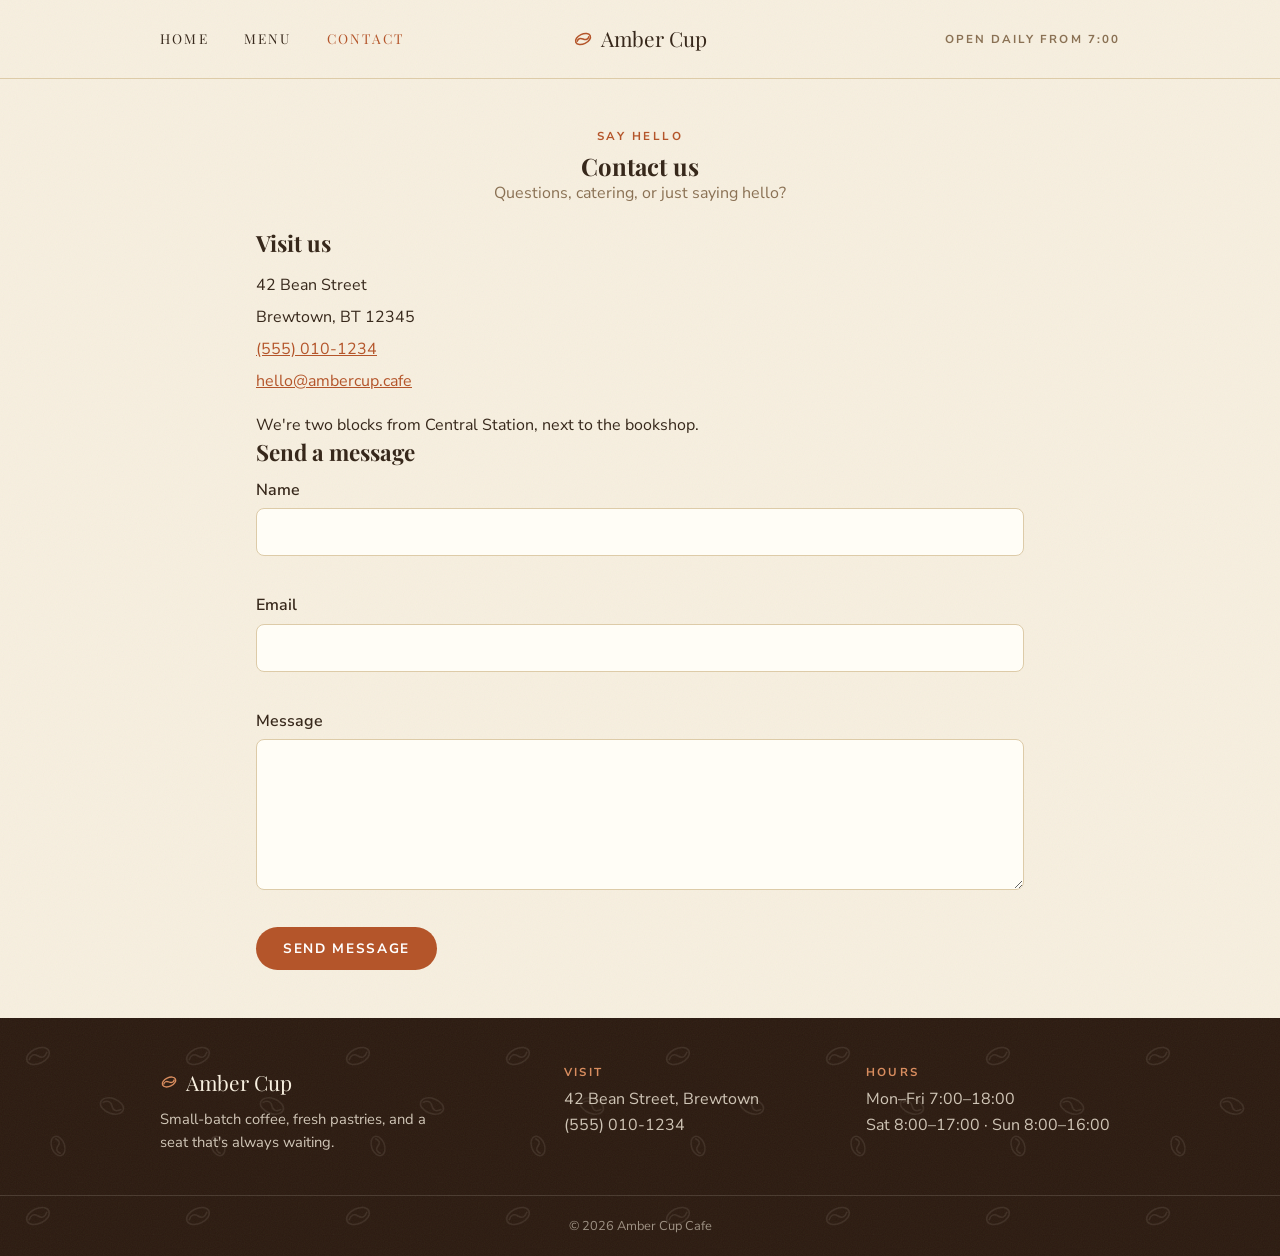
<file: contact.html>
<!DOCTYPE html>
<html lang="en">
<head>
  <meta charset="UTF-8">
  <meta name="viewport" content="width=device-width, initial-scale=1.0">
  <title>Contact | Amber Cup Cafe</title>

  <link rel="preconnect" href="https://fonts.googleapis.com">
  <link rel="preconnect" href="https://fonts.gstatic.com" crossorigin>
  <link href="https://fonts.googleapis.com/css2?family=Nunito+Sans:wght@400;600;700&family=Playfair+Display:wght@500;700&display=swap" rel="stylesheet">

  <link rel="stylesheet" href="css/style.css">
</head>
<body>

  <div class="frame">

    <header class="site-header">
      <nav class="nav container" aria-label="Main navigation">
        <ul id="nav-menu" class="nav-menu">
          <li><a href="index.html">Home</a></li>
          <li><a href="menu.html">Menu</a></li>
          <li><a href="contact.html" class="active" aria-current="page">Contact</a></li>
        </ul>
        <a href="index.html" class="brand">
          <svg class="brand-mark" viewBox="0 0 24 24" width="20" height="20" aria-hidden="true">
            <g fill="none" stroke="currentColor" stroke-width="1.8" transform="rotate(-25 12 12)">
              <ellipse cx="12" cy="12" rx="9.5" ry="5.8"/>
              <path d="M4 12 Q 8 7.5 12 12 Q 16 16.5 20 12"/>
            </g>
          </svg>
          Amber Cup
        </a>
        <p class="nav-note">Open daily from 7:00</p>
        <button class="nav-toggle" aria-expanded="false" aria-controls="nav-menu">
          <span class="bar"></span>
          <span class="bar"></span>
          <span class="bar"></span>
          <span class="sr-only">Toggle navigation</span>
        </button>
      </nav>
    </header>

    <main class="container narrow">

      <section class="page-intro">
        <p class="eyebrow">Say hello</p>
        <h1>Contact us</h1>
        <p class="intro-note">Questions, catering, or just saying hello?</p>
      </section>

      <div class="contact-grid">

        <section class="contact-details">
          <h2>Visit us</h2>
          <address>
            42 Bean Street<br>
            Brewtown, BT 12345<br>
            <a href="tel:+15550101234">(555) 010-1234</a><br>
            <a href="mailto:hello@ambercup.cafe">hello@ambercup.cafe</a>
          </address>
          <p>We're two blocks from Central Station, next to the bookshop.</p>
        </section>

        <section class="contact-form-section">
          <h2>Send a message</h2>

          <!-- novalidate: we handle validation ourselves in js/script.js -->
          <form id="contact-form" novalidate>
            <div class="form-group">
              <label for="name">Name</label>
              <input type="text" id="name" name="name" autocomplete="name">
              <small class="error-message" aria-live="polite"></small>
            </div>

            <div class="form-group">
              <label for="email">Email</label>
              <input type="email" id="email" name="email" autocomplete="email">
              <small class="error-message" aria-live="polite"></small>
            </div>

            <div class="form-group">
              <label for="message">Message</label>
              <textarea id="message" name="message" rows="5"></textarea>
              <small class="error-message" aria-live="polite"></small>
            </div>

            <button type="submit" class="btn">Send Message</button>
          </form>

          <!-- Hidden until js/script.js "sends" the form -->
          <div id="form-success" class="form-success" hidden>
            <h2>Message sent!</h2>
            <p>Thanks for reaching out &mdash; we'll get back to you within a day or two.</p>
          </div>
        </section>

      </div>

    </main>

    <footer class="site-footer">
      <div class="container footer-grid">
        <div>
          <p class="footer-brand">
            <svg class="brand-mark" viewBox="0 0 24 24" width="18" height="18" aria-hidden="true">
              <g fill="none" stroke="currentColor" stroke-width="1.8" transform="rotate(-25 12 12)">
                <ellipse cx="12" cy="12" rx="9.5" ry="5.8"/>
                <path d="M4 12 Q 8 7.5 12 12 Q 16 16.5 20 12"/>
              </g>
            </svg>
            Amber Cup
          </p>
          <p class="footer-blurb">Small-batch coffee, fresh pastries, and a seat that's always waiting.</p>
        </div>
        <div>
          <h2>Visit</h2>
          <p>42 Bean Street, Brewtown<br>
          (555) 010-1234</p>
        </div>
        <div>
          <h2>Hours</h2>
          <p>Mon&ndash;Fri 7:00&ndash;18:00<br>
          Sat 8:00&ndash;17:00 &middot; Sun 8:00&ndash;16:00</p>
        </div>
      </div>
      <p class="footer-copy">&copy; 2026 Amber Cup Cafe</p>
    </footer>

  </div>

  <script src="js/script.js"></script>
</body>
</html>
</file>
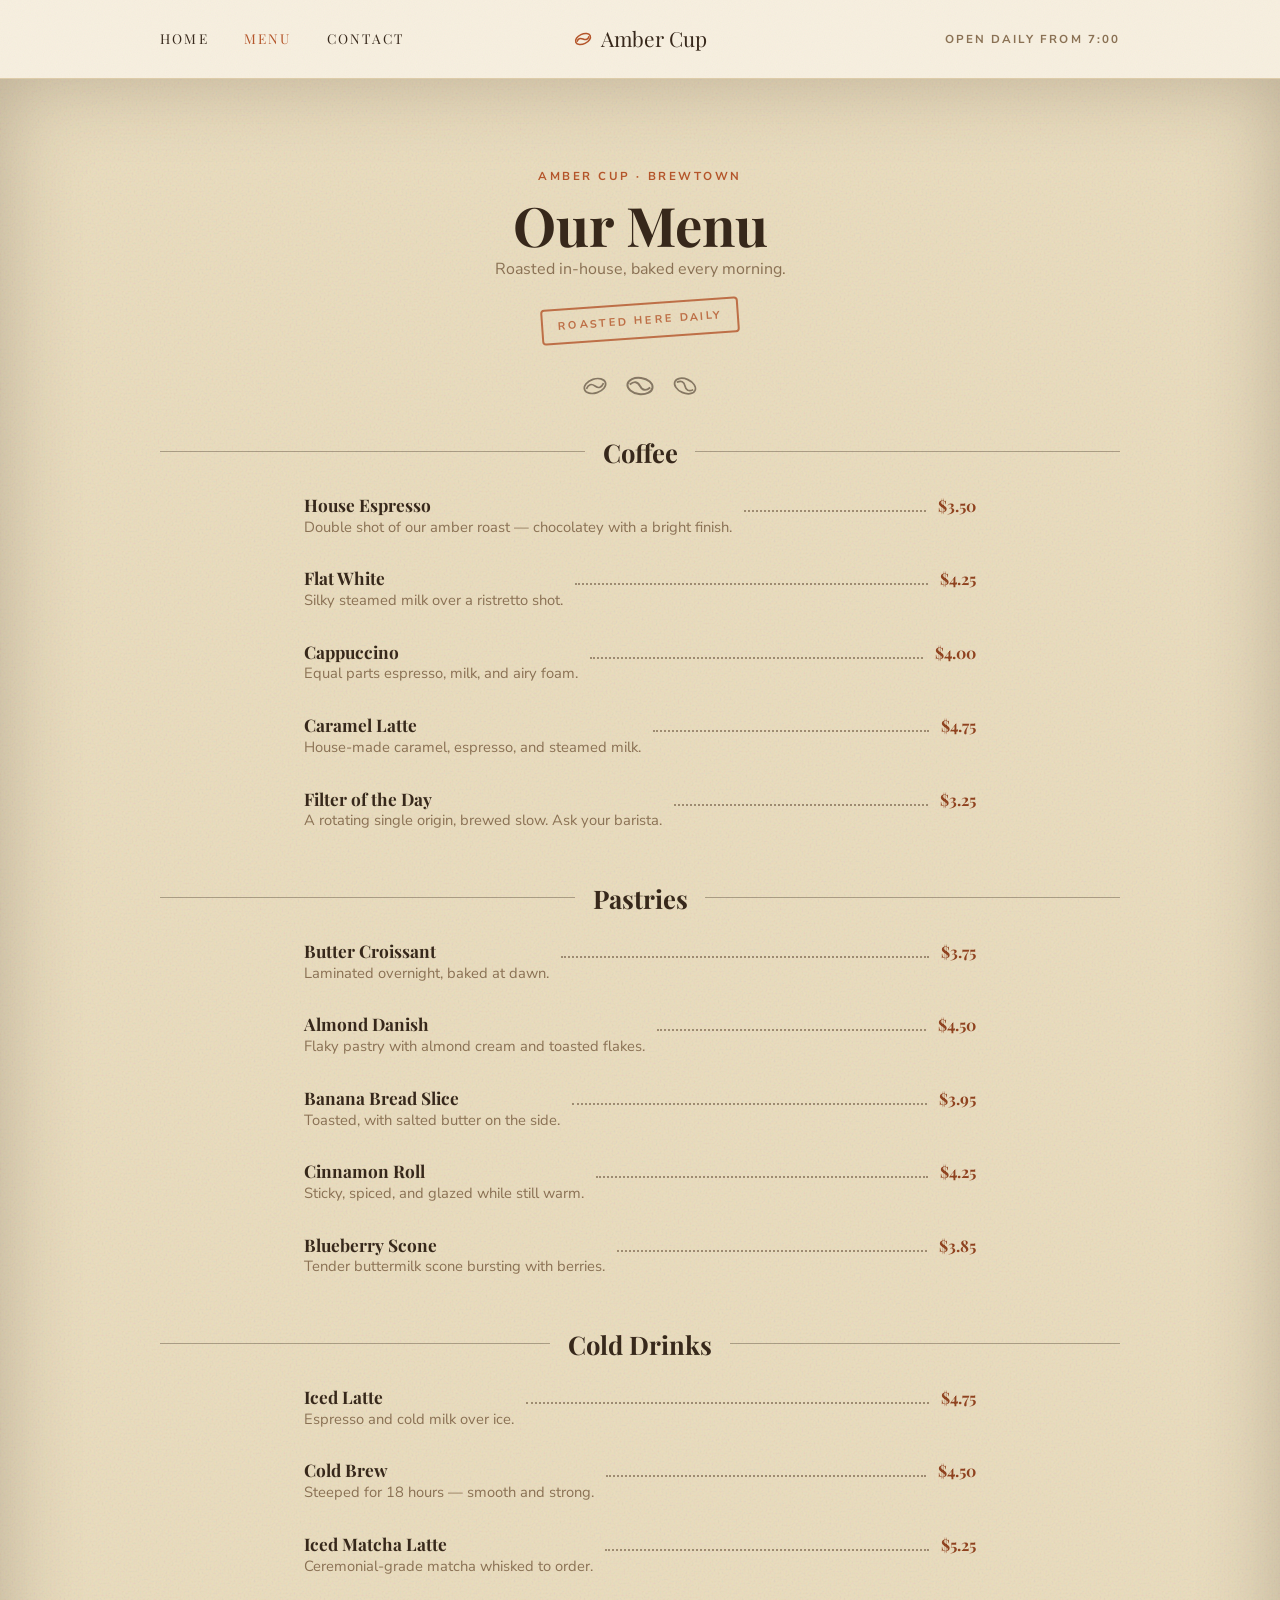
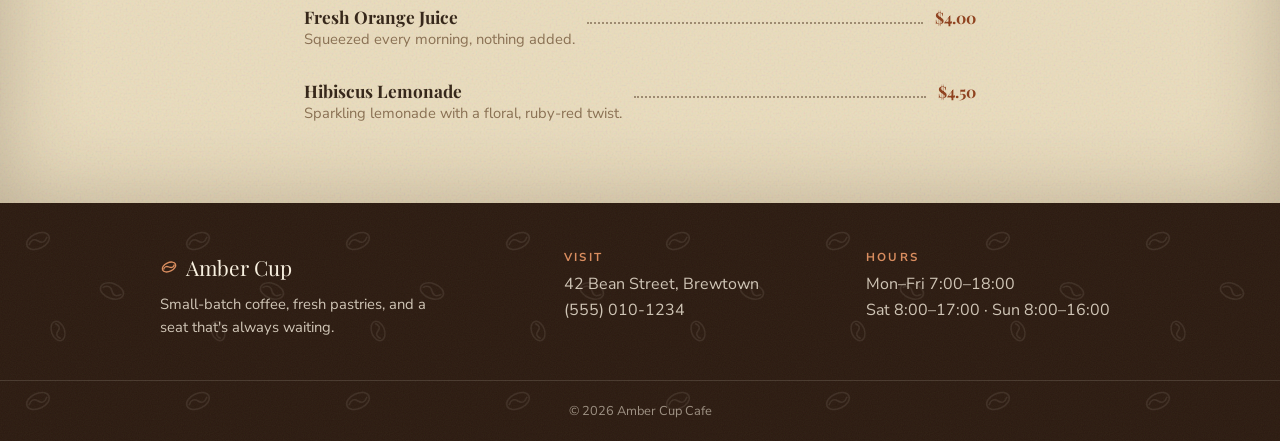
<file: menu.html>
<!DOCTYPE html>
<html lang="en">
<head>
  <meta charset="UTF-8">
  <meta name="viewport" content="width=device-width, initial-scale=1.0">
  <title>Menu | Amber Cup Cafe</title>

  <link rel="preconnect" href="https://fonts.googleapis.com">
  <link rel="preconnect" href="https://fonts.gstatic.com" crossorigin>
  <link href="https://fonts.googleapis.com/css2?family=Nunito+Sans:wght@400;600;700&family=Playfair+Display:wght@500;700&display=swap" rel="stylesheet">

  <link rel="stylesheet" href="css/style.css">
</head>
<body>

  <div class="frame">

    <header class="site-header">
      <nav class="nav container" aria-label="Main navigation">
        <ul id="nav-menu" class="nav-menu">
          <li><a href="index.html">Home</a></li>
          <li><a href="menu.html" class="active" aria-current="page">Menu</a></li>
          <li><a href="contact.html">Contact</a></li>
        </ul>
        <a href="index.html" class="brand">
          <svg class="brand-mark" viewBox="0 0 24 24" width="20" height="20" aria-hidden="true">
            <g fill="none" stroke="currentColor" stroke-width="1.8" transform="rotate(-25 12 12)">
              <ellipse cx="12" cy="12" rx="9.5" ry="5.8"/>
              <path d="M4 12 Q 8 7.5 12 12 Q 16 16.5 20 12"/>
            </g>
          </svg>
          Amber Cup
        </a>
        <p class="nav-note">Open daily from 7:00</p>
        <button class="nav-toggle" aria-expanded="false" aria-controls="nav-menu">
          <span class="bar"></span>
          <span class="bar"></span>
          <span class="bar"></span>
          <span class="sr-only">Toggle navigation</span>
        </button>
      </nav>
    </header>

    <!-- Kraft-paper sheet with a rough grain texture -->
    <main class="paper">
      <div class="container">

        <section class="page-intro">
          <p class="eyebrow">Amber Cup &middot; Brewtown</p>
          <h1>Our Menu</h1>
          <p class="intro-note">Roasted in-house, baked every morning.</p>
          <p class="stamp" aria-hidden="true">Roasted here daily</p>
        </section>

        <div class="bean-divider" aria-hidden="true"></div>

        <section class="menu-category">
          <h2>Coffee</h2>
          <ul class="menu-list">
            <li class="menu-item">
              <div class="menu-item-info">
                <h3>House Espresso</h3>
                <p>Double shot of our amber roast &mdash; chocolatey with a bright finish.</p>
              </div>
              <span class="price">$3.50</span>
            </li>
            <li class="menu-item">
              <div class="menu-item-info">
                <h3>Flat White</h3>
                <p>Silky steamed milk over a ristretto shot.</p>
              </div>
              <span class="price">$4.25</span>
            </li>
            <li class="menu-item">
              <div class="menu-item-info">
                <h3>Cappuccino</h3>
                <p>Equal parts espresso, milk, and airy foam.</p>
              </div>
              <span class="price">$4.00</span>
            </li>
            <li class="menu-item">
              <div class="menu-item-info">
                <h3>Caramel Latte</h3>
                <p>House-made caramel, espresso, and steamed milk.</p>
              </div>
              <span class="price">$4.75</span>
            </li>
            <li class="menu-item">
              <div class="menu-item-info">
                <h3>Filter of the Day</h3>
                <p>A rotating single origin, brewed slow. Ask your barista.</p>
              </div>
              <span class="price">$3.25</span>
            </li>
          </ul>
        </section>

        <section class="menu-category">
          <h2>Pastries</h2>
          <ul class="menu-list">
            <li class="menu-item">
              <div class="menu-item-info">
                <h3>Butter Croissant</h3>
                <p>Laminated overnight, baked at dawn.</p>
              </div>
              <span class="price">$3.75</span>
            </li>
            <li class="menu-item">
              <div class="menu-item-info">
                <h3>Almond Danish</h3>
                <p>Flaky pastry with almond cream and toasted flakes.</p>
              </div>
              <span class="price">$4.50</span>
            </li>
            <li class="menu-item">
              <div class="menu-item-info">
                <h3>Banana Bread Slice</h3>
                <p>Toasted, with salted butter on the side.</p>
              </div>
              <span class="price">$3.95</span>
            </li>
            <li class="menu-item">
              <div class="menu-item-info">
                <h3>Cinnamon Roll</h3>
                <p>Sticky, spiced, and glazed while still warm.</p>
              </div>
              <span class="price">$4.25</span>
            </li>
            <li class="menu-item">
              <div class="menu-item-info">
                <h3>Blueberry Scone</h3>
                <p>Tender buttermilk scone bursting with berries.</p>
              </div>
              <span class="price">$3.85</span>
            </li>
          </ul>
        </section>

        <section class="menu-category">
          <h2>Cold Drinks</h2>
          <ul class="menu-list">
            <li class="menu-item">
              <div class="menu-item-info">
                <h3>Iced Latte</h3>
                <p>Espresso and cold milk over ice.</p>
              </div>
              <span class="price">$4.75</span>
            </li>
            <li class="menu-item">
              <div class="menu-item-info">
                <h3>Cold Brew</h3>
                <p>Steeped for 18 hours &mdash; smooth and strong.</p>
              </div>
              <span class="price">$4.50</span>
            </li>
            <li class="menu-item">
              <div class="menu-item-info">
                <h3>Iced Matcha Latte</h3>
                <p>Ceremonial-grade matcha whisked to order.</p>
              </div>
              <span class="price">$5.25</span>
            </li>
            <li class="menu-item">
              <div class="menu-item-info">
                <h3>Fresh Orange Juice</h3>
                <p>Squeezed every morning, nothing added.</p>
              </div>
              <span class="price">$4.00</span>
            </li>
            <li class="menu-item">
              <div class="menu-item-info">
                <h3>Hibiscus Lemonade</h3>
                <p>Sparkling lemonade with a floral, ruby-red twist.</p>
              </div>
              <span class="price">$4.50</span>
            </li>
          </ul>
        </section>

      </div>
    </main>

    <footer class="site-footer">
      <div class="container footer-grid">
        <div>
          <p class="footer-brand">
            <svg class="brand-mark" viewBox="0 0 24 24" width="18" height="18" aria-hidden="true">
              <g fill="none" stroke="currentColor" stroke-width="1.8" transform="rotate(-25 12 12)">
                <ellipse cx="12" cy="12" rx="9.5" ry="5.8"/>
                <path d="M4 12 Q 8 7.5 12 12 Q 16 16.5 20 12"/>
              </g>
            </svg>
            Amber Cup
          </p>
          <p class="footer-blurb">Small-batch coffee, fresh pastries, and a seat that's always waiting.</p>
        </div>
        <div>
          <h2>Visit</h2>
          <p>42 Bean Street, Brewtown<br>
          (555) 010-1234</p>
        </div>
        <div>
          <h2>Hours</h2>
          <p>Mon&ndash;Fri 7:00&ndash;18:00<br>
          Sat 8:00&ndash;17:00 &middot; Sun 8:00&ndash;16:00</p>
        </div>
      </div>
      <p class="footer-copy">&copy; 2026 Amber Cup Cafe</p>
    </footer>

  </div>

  <script src="js/script.js"></script>
</body>
</html>
</file>
<file: css/style.css>
/* ============================================================
   Amber Cup — global stylesheet
   Style: warm minimalist boutique roastery.

   Layout idea: a full-bleed cream page with an espresso-brown
   footer band. All textures are inline SVG data URIs, so the
   site still works offline (only fonts + placeholder photos
   need internet).

   Mobile-first: base styles target small screens; the @media
   block at the bottom widens the layout for tablets/desktops.
   ============================================================ */

/* --- Design tokens ------------------------------------------ */
:root {
  --frame: #2b1a0f;          /* deep espresso frame + footer */
  --cream: #f7efdf;          /* main surface */
  --cream-soft: #f0e5cd;     /* alternating bands */
  --kraft: #eadcbc;          /* menu-page paper */
  --ink: #37281b;            /* body text */
  --muted: #8a7154;
  --accent: #b4552a;         /* terracotta */
  --accent-dark: #8f421f;
  --line: #ddcba8;
  --error: #a63a22;

  /* Liquid-glass header */
  --spring: cubic-bezier(0.34, 1.56, 0.64, 1); /* overshoots slightly, like an iOS spring */
  --glass-bg: rgba(247, 239, 223, 0.6);
  --glass-edge: rgba(255, 255, 255, 0.6);

  --font-heading: "Playfair Display", Georgia, serif;
  --font-body: "Nunito Sans", Arial, sans-serif;

  /* Fine grain, laid over every cream/brown surface */
  --tex-grain: url("data:image/svg+xml,%3Csvg xmlns='http://www.w3.org/2000/svg' width='180' height='180'%3E%3Cfilter id='n'%3E%3CfeTurbulence type='fractalNoise' baseFrequency='0.85' numOctaves='2' stitchTiles='stitch'/%3E%3C/filter%3E%3Crect width='180' height='180' filter='url(%23n)' opacity='0.055'/%3E%3C/svg%3E");

  /* Rougher grain for the kraft-paper menu */
  --tex-grain-rough: url("data:image/svg+xml,%3Csvg xmlns='http://www.w3.org/2000/svg' width='260' height='260'%3E%3Cfilter id='r'%3E%3CfeTurbulence type='fractalNoise' baseFrequency='0.5' numOctaves='3' stitchTiles='stitch'/%3E%3C/filter%3E%3Crect width='260' height='260' filter='url(%23r)' opacity='0.16'/%3E%3C/svg%3E");

  /* Row of three beans — section divider */
  --tex-beans-row: url("data:image/svg+xml,%3Csvg xmlns='http://www.w3.org/2000/svg' width='140' height='30' viewBox='0 0 140 30'%3E%3Cg fill='none' stroke='%2337281b' stroke-width='1.7' opacity='0.55'%3E%3Cg transform='translate(25 15) rotate(-18)'%3E%3Cellipse rx='11' ry='7'/%3E%3Cpath d='M-9 0 Q -4 -5.5 0 0 Q 4 5.5 9 0'/%3E%3C/g%3E%3Cg transform='translate(70 15) rotate(8) scale(1.15)'%3E%3Cellipse rx='11' ry='7'/%3E%3Cpath d='M-9 0 Q -4 -5.5 0 0 Q 4 5.5 9 0'/%3E%3C/g%3E%3Cg transform='translate(115 15) rotate(24)'%3E%3Cellipse rx='11' ry='7'/%3E%3Cpath d='M-9 0 Q -4 -5.5 0 0 Q 4 5.5 9 0'/%3E%3C/g%3E%3C/g%3E%3C/svg%3E");

  /* Scattered beans — footer wallpaper */
  --tex-beans-scatter: url("data:image/svg+xml,%3Csvg xmlns='http://www.w3.org/2000/svg' width='160' height='160' viewBox='0 0 160 160'%3E%3Cg fill='none' stroke='%23f7efdf' stroke-width='1.5' opacity='0.09'%3E%3Cg transform='translate(38 38) rotate(-25)'%3E%3Cellipse rx='12' ry='7.5'/%3E%3Cpath d='M-10 0 Q -4 -6 0 0 Q 4 6 10 0'/%3E%3C/g%3E%3Cg transform='translate(112 88) rotate(20)'%3E%3Cellipse rx='12' ry='7.5'/%3E%3Cpath d='M-10 0 Q -4 -6 0 0 Q 4 6 10 0'/%3E%3C/g%3E%3Cg transform='translate(58 128) rotate(70)'%3E%3Cellipse rx='10' ry='6.5'/%3E%3Cpath d='M-8 0 Q -3 -5 0 0 Q 3 5 8 0'/%3E%3C/g%3E%3C/g%3E%3C/svg%3E");
}

/* --- Reset / base -------------------------------------------- */
*,
*::before,
*::after {
  box-sizing: border-box;
  margin: 0;
}

body {
  font-family: var(--font-body);
  color: var(--ink);
  background-color: var(--frame);
  background-image: var(--tex-grain);
  line-height: 1.6;
}

h1, h2, h3 {
  font-family: var(--font-heading);
  font-weight: 700;
  line-height: 1.2;
}

img { max-width: 100%; }

::selection {
  background-color: var(--accent);
  color: #fff;
}

[hidden] { display: none !important; }

.container {
  width: min(100% - 2.5rem, 60rem);
  margin-inline: auto;
}

.narrow { width: min(100% - 2.5rem, 48rem); }

/* Small uppercase label used above headings */
.eyebrow {
  font-size: 0.72rem;
  font-weight: 700;
  letter-spacing: 0.22em;
  text-transform: uppercase;
  color: var(--accent);
  margin-bottom: 0.4rem;
}

.sr-only {
  position: absolute;
  width: 1px;
  height: 1px;
  overflow: hidden;
  clip: rect(0 0 0 0);
  white-space: nowrap;
}

/* --- The cream page panel ------------------------------------- */
.frame {
  background-color: var(--cream);
  background-image: var(--tex-grain);
}

/* --- Header / navigation -------------------------------------- */
.site-header {
  border-bottom: 1px solid var(--line);
  position: sticky;
  top: 0;
  z-index: 10;
  /* Every state change springs, iPhone "liquid glass" style */
  transition:
    top 0.5s var(--spring),
    margin 0.5s var(--spring),
    border-radius 0.5s var(--spring),
    border-color 0.3s ease,
    background-color 0.3s ease,
    box-shadow 0.3s ease;
}

.nav {
  display: flex;
  align-items: center;
  justify-content: space-between;
  gap: 1rem;
  padding-block: 1.4rem;
  transition: padding 0.5s var(--spring);
}

/* Once scrolled past a threshold (set in js/script.js), the bar
   morphs into a floating frosted-glass capsule */
.site-header.scrolled {
  top: 10px;
  margin-inline: 12px;
  border: 1px solid var(--glass-edge);
  border-radius: 999px;
  background-color: var(--glass-bg);
  -webkit-backdrop-filter: blur(14px) saturate(1.5);
  backdrop-filter: blur(14px) saturate(1.5);
  box-shadow:
    inset 0 1px 0 rgba(255, 255, 255, 0.55), /* specular top edge */
    0 12px 28px rgba(43, 26, 15, 0.16);
}

.site-header.scrolled .nav { padding-block: 0.5rem; }

.brand {
  display: inline-flex;
  align-items: center;
  gap: 0.5rem;
  font-family: var(--font-heading);
  font-size: 1.3rem;
  color: var(--ink);
  text-decoration: none;
  transition: font-size 0.5s var(--spring);
}

.site-header.scrolled .brand { font-size: 1.1rem; }

/* Users who prefer less motion get instant state changes */
@media (prefers-reduced-motion: reduce) {
  .site-header,
  .nav,
  .brand {
    transition: none;
  }
}

.brand-mark { color: var(--accent); flex-shrink: 0; }

.nav-note { display: none; }

/* Hamburger button — small screens only */
.nav-toggle {
  display: flex;
  flex-direction: column;
  gap: 5px;
  padding: 0.35rem;
  background: none;
  border: none;
  cursor: pointer;
}

.bar {
  width: 22px;
  height: 2px;
  background-color: var(--ink);
  transition: transform 0.2s ease, opacity 0.2s ease;
}

/* Turn the three bars into an X while the menu is open */
.nav-toggle.open .bar:nth-child(1) { transform: translateY(7px) rotate(45deg); }
.nav-toggle.open .bar:nth-child(2) { opacity: 0; }
.nav-toggle.open .bar:nth-child(3) { transform: translateY(-7px) rotate(-45deg); }

/* Menu list: floating glass card on mobile… */
.nav-menu {
  display: none;
  position: absolute;
  left: 8px;
  right: 8px;
  top: calc(100% + 8px);
  flex-direction: column;
  gap: 0.25rem;
  list-style: none;
  padding: 1rem 1.25rem;
  background-color: rgba(247, 239, 223, 0.92);
  -webkit-backdrop-filter: blur(14px) saturate(1.5);
  backdrop-filter: blur(14px) saturate(1.5);
  border: 1px solid var(--glass-edge);
  border-radius: 18px;
  box-shadow: 0 18px 32px rgba(43, 26, 15, 0.18);
}

.nav-menu.open { display: flex; }

.nav-menu a {
  display: block;
  padding: 0.5rem 0;
  color: var(--ink);
  text-decoration: none;
  font-family: var(--font-heading);
  font-size: 0.85rem;
  letter-spacing: 0.16em;
  text-transform: uppercase;
}

.nav-menu a:hover,
.nav-menu a.active { color: var(--accent); }

/* --- Buttons --------------------------------------------------- */
.btn {
  display: inline-block;
  padding: 0.75rem 1.7rem;
  background-color: var(--accent);
  color: #fff;
  font-family: var(--font-body);
  font-size: 0.85rem;
  font-weight: 700;
  letter-spacing: 0.12em;
  text-transform: uppercase;
  text-decoration: none;
  border: none;
  border-radius: 999px;
  cursor: pointer;
  transition: background-color 0.15s ease;
}

.btn:hover { background-color: var(--accent-dark); }

/* Light variant for use on top of photos */
.btn-light {
  background-color: var(--cream);
  color: var(--ink);
}

.btn-light:hover { background-color: #fff; }

/* --- Hero (home) ------------------------------------------------ */
.hero {
  position: relative;
  overflow: hidden;
  min-height: clamp(420px, 68vh, 620px);
  display: flex;
  align-items: flex-end; /* headline sits at the bottom, like the inspo */
  color: var(--cream);
}

/* Photo layer, warmed up to match the palette */
.hero::before {
  content: "";
  position: absolute;
  inset: 0;
  background: url("https://picsum.photos/seed/ambercup-hero/1600/1000") center / cover no-repeat;
  filter: sepia(0.35) saturate(1.15) brightness(0.9);
}

/* Brown gradient so the text stays readable */
.hero::after {
  content: "";
  position: absolute;
  inset: 0;
  background: linear-gradient(rgba(43, 26, 15, 0.2), rgba(43, 26, 15, 0.65));
}

.hero-inner {
  position: relative;
  z-index: 1;
  padding-block: 3rem;
}

.hero-eyebrow { color: rgba(247, 239, 223, 0.85); }

.hero h1 {
  font-size: clamp(2.5rem, 7vw, 4.3rem);
  max-width: 14ch;
  margin-bottom: 1.5rem;
  text-shadow: 0 2px 24px rgba(0, 0, 0, 0.35);
}

/* --- Bean divider ------------------------------------------------ */
.bean-divider {
  width: 140px;
  height: 30px;
  margin: 1.5rem auto;
  background: var(--tex-beans-row) center / contain no-repeat;
}

/* --- About (home) ------------------------------------------------- */
.about {
  padding-block: 3rem 1.5rem;
}

.about img {
  display: block;
  width: 100%;
  /* Arched top — the boutique-cafe look */
  border-radius: 999px 999px 14px 14px;
  filter: sepia(0.25) saturate(1.1);
}

.about-text { margin-top: 2rem; }

.about-text h2 { font-size: clamp(1.7rem, 4vw, 2.3rem); margin-bottom: 0.75rem; }

.about-text p:not(.eyebrow) { max-width: 52ch; }

/* --- Photo banner (home) ------------------------------------------- */
.banner {
  position: relative;
  overflow: hidden;
  min-height: 260px;
  display: flex;
  align-items: center;
  text-align: center;
  color: var(--cream);
  margin-block: 1.5rem 0;
}

.banner::before {
  content: "";
  position: absolute;
  inset: 0;
  background: url("https://picsum.photos/seed/ambercup-roast/1600/700") center / cover no-repeat;
  filter: sepia(0.4) saturate(1.1) brightness(0.85);
}

.banner::after {
  content: "";
  position: absolute;
  inset: 0;
  background: rgba(43, 26, 15, 0.45);
}

.banner .container {
  position: relative;
  z-index: 1;
  padding-block: 3rem;
}

.banner-quote {
  font-family: var(--font-heading);
  font-size: clamp(1.6rem, 4vw, 2.4rem);
  margin-bottom: 0.5rem;
}

.banner-sub {
  font-size: 0.95rem;
  color: rgba(247, 239, 223, 0.85);
}

/* --- Hours (home) ---------------------------------------------------- */
.hours {
  background-color: var(--cream-soft);
  background-image: var(--tex-grain);
  border-top: 1px solid var(--line);
  padding-block: 3rem;
  margin-top: 2.5rem;
}

.hours h2 { font-size: clamp(1.7rem, 4vw, 2.3rem); margin-bottom: 1rem; }

.hours-list > div {
  display: flex;
  justify-content: space-between;
  gap: 1rem;
  padding: 0.55rem 0;
  border-bottom: 1px solid var(--line);
}

.hours-list dt { font-weight: 600; }

.hours-list dd { color: var(--muted); }

.hours-note {
  margin-top: 2rem;
  padding: 1.5rem;
  background-color: var(--cream);
  border: 1px solid var(--line);
  border-radius: 14px;
}

.hours-note h3 { font-size: 1.15rem; margin-bottom: 0.4rem; }

/* --- Page intro (menu, contact) --------------------------------------- */
.page-intro {
  padding-block: 3rem 0.5rem;
  text-align: center;
}

.intro-note { color: var(--muted); }

/* --- Menu page: the kraft-paper sheet ---------------------------------- */
.paper {
  background-color: var(--kraft);
  background-image: var(--tex-grain-rough);
  /* Aged, uneven edges via an inner shadow */
  box-shadow: inset 0 0 80px rgba(56, 39, 26, 0.25);
  padding-block: 2.5rem 4rem;
}

.paper h1 { font-size: clamp(2.3rem, 6vw, 3.4rem); }

/* Ink-stamp badge */
.stamp {
  display: inline-block;
  margin-top: 1.25rem;
  padding: 0.45rem 0.9rem;
  border: 2px solid var(--accent);
  border-radius: 4px;
  color: var(--accent);
  font-size: 0.68rem;
  font-weight: 700;
  letter-spacing: 0.22em;
  text-transform: uppercase;
  transform: rotate(-4deg);
  opacity: 0.8;
}

/* Category heading with printed rules either side */
.menu-category h2 {
  display: flex;
  align-items: center;
  gap: 1.1rem;
  font-size: 1.6rem;
  margin-block: 2.25rem 0.75rem;
}

.menu-category h2::before,
.menu-category h2::after {
  content: "";
  flex: 1;
  height: 1px;
  background: rgba(55, 40, 27, 0.35);
}

/* Flat printed list with dotted leaders (name .... price) */
.menu-list {
  list-style: none;
  padding: 0;
  max-width: 42rem;
  margin-inline: auto;
}

.menu-item {
  display: flex;
  align-items: baseline;
  padding-block: 0.85rem;
}

.menu-item-info { order: 1; }

/* The dotted leader, created purely in CSS between name and price */
.menu-item::after {
  content: "";
  order: 2;
  flex: 1;
  min-width: 2rem;
  margin-inline: 0.75rem;
  border-bottom: 2px dotted rgba(86, 62, 40, 0.5);
}

.menu-item-info h3 { font-size: 1.08rem; }

.menu-item-info p {
  color: var(--muted);
  font-size: 0.92rem;
}

.price {
  order: 3;
  font-family: var(--font-heading);
  font-weight: 700;
  color: var(--accent-dark);
  white-space: nowrap;
}

/* --- Contact page ------------------------------------------------------- */
.contact-grid { padding-block: 1rem 3rem; }

.contact-details h2,
.contact-form-section h2 { font-size: 1.4rem; margin-bottom: 0.75rem; }

.contact-details address {
  font-style: normal;
  line-height: 2;
  margin-bottom: 1rem;
}

.contact-details a { color: var(--accent); }

.form-group {
  display: flex;
  flex-direction: column;
  gap: 0.3rem;
  margin-bottom: 1rem;
}

.form-group label { font-weight: 600; }

.form-group input,
.form-group textarea {
  font: inherit;
  color: var(--ink);
  background-color: #fffdf6;
  border: 1px solid var(--line);
  border-radius: 8px;
  padding: 0.65rem 0.8rem;
}

.form-group input:focus,
.form-group textarea:focus {
  outline: 2px solid var(--accent);
  outline-offset: 1px;
}

.error-message {
  min-height: 1.2em;   /* reserve a line so layout doesn't jump */
  color: var(--error);
}

.form-group.invalid input,
.form-group.invalid textarea {
  border-color: var(--error);
}

.form-success {
  padding: 1.5rem;
  background-color: var(--cream-soft);
  border: 1px solid var(--line);
  border-left: 4px solid var(--accent);
  border-radius: 12px;
}

/* --- Footer -------------------------------------------------------------- */
.site-footer {
  background-color: var(--frame);
  background-image: var(--tex-beans-scatter), var(--tex-grain);
  color: var(--cream);
  padding-top: 3rem;
}

.site-footer h2 {
  font-family: var(--font-body);
  font-size: 0.72rem;
  font-weight: 700;
  letter-spacing: 0.2em;
  text-transform: uppercase;
  color: #d98d5f;
  margin-bottom: 0.5rem;
}

.site-footer p:not(.footer-brand):not(.footer-copy) {
  color: rgba(247, 239, 223, 0.8);
}

.footer-brand {
  display: inline-flex;
  align-items: center;
  gap: 0.5rem;
  font-family: var(--font-heading);
  font-size: 1.3rem;
  color: var(--cream);
}

.footer-brand .brand-mark { color: #d98d5f; }

.footer-blurb {
  max-width: 30ch;
  margin-top: 0.5rem;
  font-size: 0.92rem;
}

.footer-copy {
  margin-top: 2.5rem;
  padding-block: 1.25rem;
  border-top: 1px solid rgba(247, 239, 223, 0.14);
  text-align: center;
  font-size: 0.8rem;
  color: rgba(247, 239, 223, 0.55);
}

/* --- Tablet / desktop ------------------------------------------------------ */
@media (min-width: 700px) {
  .nav-toggle { display: none; }

  /* Three-part nav: links | centered brand | note — like the inspo */
  .nav {
    display: grid;
    grid-template-columns: 1fr auto 1fr;
    gap: 2rem;
  }

  .nav-menu {
    display: flex;
    position: static;
    flex-direction: row;
    gap: 2.2rem;
    grid-column: 1;
    grid-row: 1;
    padding: 0;
    background: none;
    border: none;
    border-radius: 0;
    box-shadow: none;
    -webkit-backdrop-filter: none;
    backdrop-filter: none;
  }

  .nav-menu a { padding: 0; }

  .brand { grid-column: 2; grid-row: 1; }

  .nav-note {
    display: block;
    grid-column: 3;
    grid-row: 1;
    justify-self: end;
    font-size: 0.72rem;
    font-weight: 700;
    letter-spacing: 0.18em;
    text-transform: uppercase;
    color: var(--muted);
  }

  .about {
    display: grid;
    grid-template-columns: 340px 1fr;
    gap: 3rem;
    align-items: center;
  }

  .about-text { margin-top: 0; }

  .banner { min-height: 320px; }

  .hours-grid {
    display: grid;
    grid-template-columns: 1.2fr 0.8fr;
    gap: 3rem;
    align-items: start;
  }

  .hours-note { margin-top: 0; }

  .footer-grid {
    display: grid;
    grid-template-columns: 1.4fr 1fr 1fr;
    gap: 3rem;
    align-items: start;
  }
}
</file>
